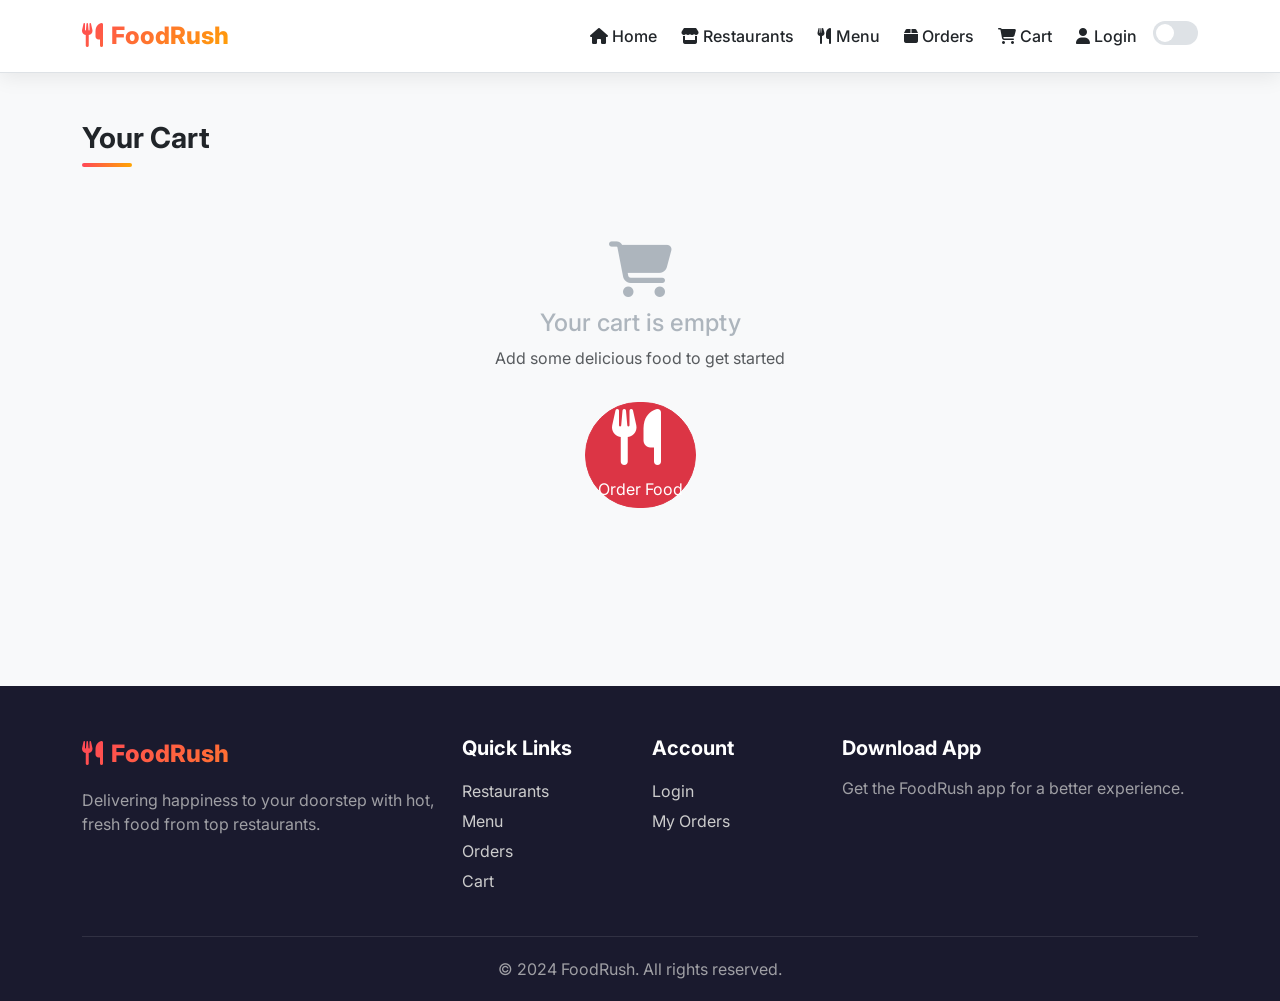
<file: cart.html>
<!DOCTYPE html>
<html lang="en" data-theme="light">
<head><meta charset="UTF-8"/><meta name="viewport" content="width=device-width, initial-scale=1.0"/>
<title>Cart – FoodRush</title>
<link rel="stylesheet" href="https://cdn.jsdelivr.net/npm/bootstrap@5.3.2/dist/css/bootstrap.min.css"/>
<link rel="stylesheet" href="https://cdnjs.cloudflare.com/ajax/libs/font-awesome/6.5.0/css/all.min.css"/>
<link rel="stylesheet" href="css/style.css"/></head>
<body>

<!-- NAVBAR -->
<nav class="navbar navbar-expand-lg">
  <div class="container">
    <a class="navbar-brand" href="index.html"><i class="fas fa-utensils me-2"></i>FoodRush</a>
    <button class="navbar-toggler border-0" type="button" data-bs-toggle="collapse" data-bs-target="#navMenu">
      <span class="navbar-toggler-icon"></span>
    </button>
    <div class="collapse navbar-collapse" id="navMenu">
      <ul class="navbar-nav ms-auto align-items-center gap-2">
        <li class="nav-item"><a class="nav-link" href="index.html"><i class="fas fa-home me-1"></i>Home</a></li>
        <li class="nav-item"><a class="nav-link" href="restaurants.html"><i class="fas fa-store me-1"></i>Restaurants</a></li>
        <li class="nav-item"><a class="nav-link" href="menu.html"><i class="fas fa-utensils me-1"></i>Menu</a></li>
        <li class="nav-item"><a class="nav-link" href="orders.html"><i class="fas fa-box me-1"></i>Orders</a></li>
        <li class="nav-item"><a class="nav-link active" href="cart.html"><i class="fas fa-shopping-cart me-1"></i>Cart <span class="cart-badge" id="cartCount">0</span></a></li>
        <li class="nav-item" id="authNav"><a class="nav-link" href="login.html"><i class="fas fa-user me-1"></i>Login</a></li>
        <li class="nav-item"><button class="theme-toggle" onclick="toggleTheme()"></button></li>
      </ul>
    </div>
  </div>
</nav>

<div class="container py-5">
  <h1 class="section-title mb-4">Your Cart</h1>
  <div class="row g-4" id="mainCart"></div>
</div>

<footer>
  <div class="container">
    <div class="row g-4">
      <div class="col-lg-4">
        <div class="footer-brand mb-3"><i class="fas fa-utensils me-2"></i>FoodRush</div>
        <p class="opacity-75">Delivering happiness to your doorstep with hot, fresh food from top restaurants.</p>
      </div>
      <div class="col-lg-2 col-6"><h5>Quick Links</h5>
        <a href="restaurants.html">Restaurants</a><a href="menu.html">Menu</a><a href="orders.html">Orders</a><a href="cart.html">Cart</a>
      </div>
      <div class="col-lg-2 col-6"><h5>Account</h5><a href="login.html">Login</a><a href="orders.html">My Orders</a></div>
      <div class="col-lg-4"><h5>Download App</h5><p class="opacity-75">Get the FoodRush app for a better experience.</p></div>
    </div>
    <div class="footer-bottom text-center"><p class="mb-0 opacity-75">© 2024 FoodRush. All rights reserved.</p></div>
  </div>
</footer>

<div class="toast-container" id="toastContainer"></div>
<script src="https://cdn.jsdelivr.net/npm/bootstrap@5.3.2/dist/js/bootstrap.bundle.min.js"></script>
<script src="js/theme.js"></script>
<script src="js/data.js"></script>
<script src="js/cart.js"></script>
<script src="js/customization.js"></script>
<script>
document.addEventListener('DOMContentLoaded', () => { updateCartCount(); checkAuth(); renderFullCart(); });

function renderFullCart() {
  const cart = getCart();
  const main = document.getElementById('mainCart');
  if (!cart.length) {
    main.innerHTML = `<div class="col-12"><div class="empty-state"><i class="fas fa-shopping-cart"></i><h4>Your cart is empty</h4><p class="text-muted">Add some delicious food to get started</p><a href="menu.html" class="btn btn-danger rounded-pill mt-3"><i class="fas fa-utensils me-2"></i>Order Food</a></div></div>`;
    return;
  }
  const { subtotal, discount, deliveryFee, total, coupon, deliveryBreakdown } = getCartTotals();
  const est = estimateDeliveryTime(cart);

  main.innerHTML = `
    <div class="col-lg-8">
      ${cart.map(i => {
        const custSummary = typeof getCustomizationSummary === 'function' ? getCustomizationSummary(i) : '';
        return `<div class="d-flex align-items-center gap-3 p-3 mb-3 rounded-xl" style="background:var(--bg-card);border:1px solid var(--border-color);">
        <img src="${i.image}" alt="${i.name}" style="width:80px;height:80px;object-fit:cover;border-radius:10px;"/>
        <div class="flex-grow-1">
          <div class="fw-700">${i.name}</div>
          ${custSummary ? `<div class="customization-summary">${custSummary}</div>` : ''}
          <div class="text-danger fw-700">₹${i.price}</div>
        </div>
        <div style="display:flex;align-items:center;gap:8px;">
          <button class="qty-btn" onclick="updateQty(${i.id},-1${i.customKey ? ",'"+i.customKey+"'" : ''})">-</button>
          <span class="fw-700">${i.qty}</span>
          <button class="qty-btn" onclick="updateQty(${i.id},1${i.customKey ? ",'"+i.customKey+"'" : ''})">+</button>
        </div>
        <div class="fw-700">₹${i.price*i.qty}</div>
        <button class="btn btn-sm text-danger border-0" onclick="removeFromCart(${i.id}${i.customKey ? ",'"+i.customKey+"'" : ''})"><i class="fas fa-trash"></i></button>
      </div>`;
      }).join('')}
      <a href="menu.html" class="btn btn-outline-danger rounded-pill"><i class="fas fa-arrow-left me-2"></i>Continue Ordering</a>
    </div>
    <div class="col-lg-4">
      <div class="cart-panel">
        <h5 class="fw-700 mb-3">Order Summary</h5>
        ${est ? renderDeliveryEstimate(cart) : ''}
        <div class="mb-3"><div class="d-flex gap-2"><input type="text" class="form-control" id="couponInput" placeholder="Coupon (FOOD10, FIRST20)…" value="${coupon}"/><button class="btn btn-outline-danger btn-sm" onclick="applyCoupon()">Apply</button></div>
        <div class="small text-muted mt-1">Try: FOOD10 · FIRST20 · FLAT50</div></div>
        <div class="summary-row"><span>Subtotal</span><span>₹${subtotal}</span></div>
        ${discount?`<div class="summary-row text-success"><span>Discount</span><span>-₹${discount}</span></div>`:''}
        <div class="summary-row"><span>Delivery</span><span>${deliveryFee?'₹'+deliveryFee:'<span class="text-success">FREE</span>'}</span></div>
        ${renderDeliveryFeeBreakdown(deliveryBreakdown)}
        <div class="summary-total"><span>Total</span><span class="text-danger">₹${total}</span></div>
        <a href="checkout.html" class="btn btn-danger w-100 rounded-pill mt-3 fw-700"><i class="fas fa-lock me-2"></i>Proceed to Checkout</a>
      </div>
    </div>`;
}

function applyCoupon() {
  const code = document.getElementById('couponInput').value.trim().toUpperCase();
  if (['FOOD10','FIRST20','FLAT50'].includes(code)) { localStorage.setItem('foodrush_coupon', code); showToast('Coupon applied! 🎉', 'success'); }
  else { showToast('Invalid coupon code', 'danger'); }
  renderFullCart();
}
</script>
</body>
</html>
</file>
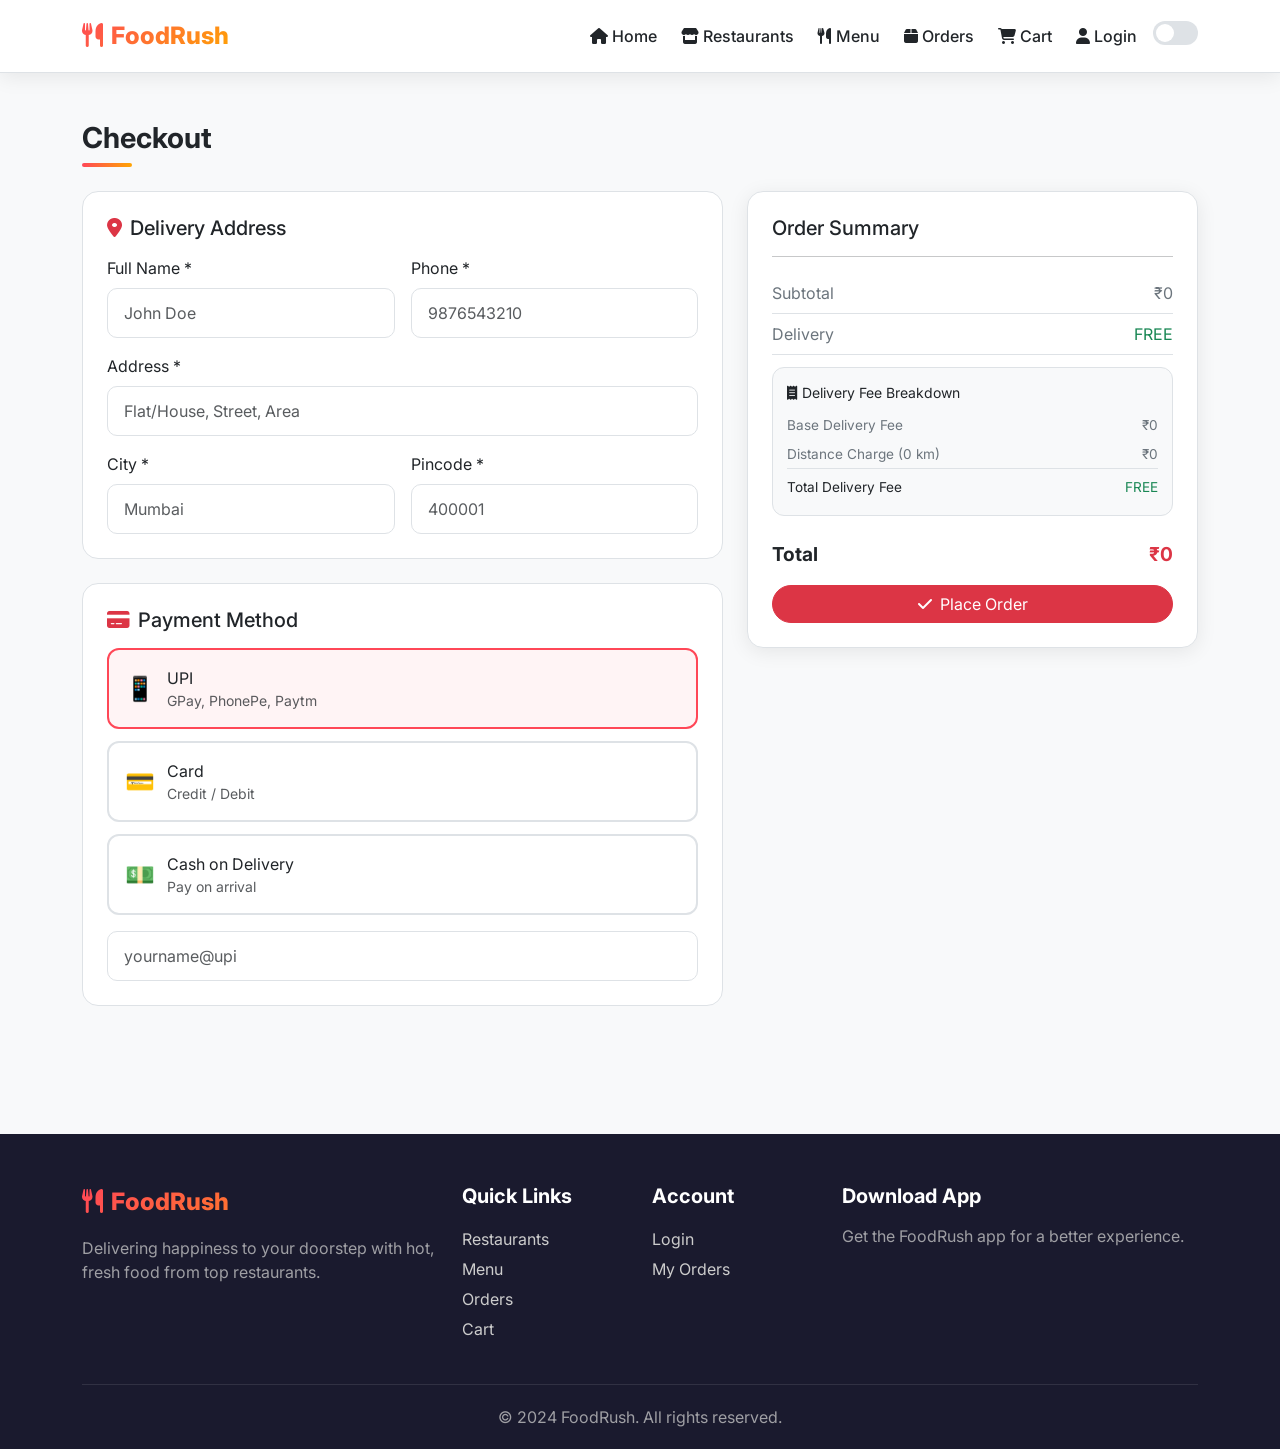
<file: checkout.html>
<!DOCTYPE html>
<html lang="en" data-theme="light">
<head><meta charset="UTF-8"/><meta name="viewport" content="width=device-width, initial-scale=1.0"/>
<title>Checkout – FoodRush</title>
<link rel="stylesheet" href="https://cdn.jsdelivr.net/npm/bootstrap@5.3.2/dist/css/bootstrap.min.css"/>
<link rel="stylesheet" href="https://cdnjs.cloudflare.com/ajax/libs/font-awesome/6.5.0/css/all.min.css"/>
<link rel="stylesheet" href="css/style.css"/></head>
<body>

<!-- NAVBAR -->
<nav class="navbar navbar-expand-lg">
  <div class="container">
    <a class="navbar-brand" href="index.html"><i class="fas fa-utensils me-2"></i>FoodRush</a>
    <button class="navbar-toggler border-0" type="button" data-bs-toggle="collapse" data-bs-target="#navMenu">
      <span class="navbar-toggler-icon"></span>
    </button>
    <div class="collapse navbar-collapse" id="navMenu">
      <ul class="navbar-nav ms-auto align-items-center gap-2">
        <li class="nav-item"><a class="nav-link" href="index.html"><i class="fas fa-home me-1"></i>Home</a></li>
        <li class="nav-item"><a class="nav-link" href="restaurants.html"><i class="fas fa-store me-1"></i>Restaurants</a></li>
        <li class="nav-item"><a class="nav-link" href="menu.html"><i class="fas fa-utensils me-1"></i>Menu</a></li>
        <li class="nav-item"><a class="nav-link" href="orders.html"><i class="fas fa-box me-1"></i>Orders</a></li>
        <li class="nav-item"><a class="nav-link" href="cart.html"><i class="fas fa-shopping-cart me-1"></i>Cart <span class="cart-badge" id="cartCount">0</span></a></li>
        <li class="nav-item" id="authNav"><a class="nav-link" href="login.html"><i class="fas fa-user me-1"></i>Login</a></li>
        <li class="nav-item"><button class="theme-toggle" onclick="toggleTheme()"></button></li>
      </ul>
    </div>
  </div>
</nav>

<div class="container py-5">
  <h1 class="section-title mb-4">Checkout</h1>
  <div class="row g-4">
    <div class="col-lg-7">
      <!-- Delivery Address -->
      <div class="p-4 mb-4 rounded-xl" style="background:var(--bg-card);border:1px solid var(--border-color);">
        <h5 class="fw-700 mb-3"><i class="fas fa-map-marker-alt me-2 text-danger"></i>Delivery Address</h5>
        <div class="row g-3">
          <div class="col-md-6">
            <label class="form-label">Full Name *</label>
            <input type="text" class="form-control" id="name" required placeholder="John Doe"/>
            <div class="invalid-feedback">Please enter your name</div>
          </div>
          <div class="col-md-6">
            <label class="form-label">Phone *</label>
            <input type="tel" class="form-control" id="phone" required placeholder="9876543210" maxlength="10"/>
            <div class="invalid-feedback">Enter valid 10-digit phone number</div>
          </div>
          <div class="col-12">
            <label class="form-label">Address *</label>
            <input type="text" class="form-control" id="addr" required placeholder="Flat/House, Street, Area"/>
            <div class="invalid-feedback">Please enter your address</div>
          </div>
          <div class="col-md-6">
            <label class="form-label">City *</label>
            <input type="text" class="form-control" id="city" required placeholder="Mumbai"/>
            <div class="invalid-feedback">Please enter your city</div>
          </div>
          <div class="col-md-6">
            <label class="form-label">Pincode *</label>
            <input type="text" class="form-control" id="pin" required placeholder="400001" maxlength="6"/>
            <div class="invalid-feedback">Enter valid 6-digit pincode</div>
          </div>
        </div>
      </div>
      <!-- Payment Method -->
      <div class="p-4 rounded-xl" style="background:var(--bg-card);border:1px solid var(--border-color);">
        <h5 class="fw-700 mb-3"><i class="fas fa-credit-card me-2 text-danger"></i>Payment Method</h5>
        <div class="payment-method active" id="pm-upi" onclick="selPay('upi')">
          <div style="font-size:1.5rem;">📱</div><div><div class="fw-600">UPI</div><div class="small text-muted">GPay, PhonePe, Paytm</div></div>
        </div>
        <div class="payment-method" id="pm-card" onclick="selPay('card')">
          <div style="font-size:1.5rem;">💳</div><div><div class="fw-600">Card</div><div class="small text-muted">Credit / Debit</div></div>
        </div>
        <div class="payment-method" id="pm-cod" onclick="selPay('cod')">
          <div style="font-size:1.5rem;">💵</div><div><div class="fw-600">Cash on Delivery</div><div class="small text-muted">Pay on arrival</div></div>
        </div>
        <div id="upiPanel" class="mt-3"><input type="text" class="form-control" id="upiId" placeholder="yourname@upi"/></div>
        <div id="cardPanel" class="mt-3 d-none">
          <div class="row g-2">
            <div class="col-12"><input type="text" class="form-control" placeholder="Card Number" maxlength="19"/></div>
            <div class="col-6"><input type="text" class="form-control" placeholder="MM/YY" maxlength="5"/></div>
            <div class="col-6"><input type="password" class="form-control" placeholder="CVV" maxlength="4"/></div>
          </div>
          <div class="alert alert-warning small mt-2">Demo only – do not enter real card details.</div>
        </div>
        <div id="codPanel" class="mt-3 d-none"><div class="alert alert-info small">Pay with cash when your food arrives. 💵</div></div>
      </div>
    </div>
    <div class="col-lg-5">
      <div class="cart-panel">
        <h5 class="fw-700 mb-3">Order Summary</h5>
        <div id="chkEstimate"></div>
        <div id="chkSummary"></div>
        <div id="errMsg" class="d-none"></div>
        <button class="btn btn-danger w-100 rounded-pill mt-3 fw-700" onclick="placeOrder()">
          <span id="spinner" class="spinner-border spinner-border-sm me-2 d-none"></span>
          <i class="fas fa-check me-2"></i>Place Order
        </button>
      </div>
    </div>
  </div>
</div>

<footer>
  <div class="container">
    <div class="row g-4">
      <div class="col-lg-4">
        <div class="footer-brand mb-3"><i class="fas fa-utensils me-2"></i>FoodRush</div>
        <p class="opacity-75">Delivering happiness to your doorstep with hot, fresh food from top restaurants.</p>
      </div>
      <div class="col-lg-2 col-6"><h5>Quick Links</h5>
        <a href="restaurants.html">Restaurants</a><a href="menu.html">Menu</a><a href="orders.html">Orders</a><a href="cart.html">Cart</a>
      </div>
      <div class="col-lg-2 col-6"><h5>Account</h5><a href="login.html">Login</a><a href="orders.html">My Orders</a></div>
      <div class="col-lg-4"><h5>Download App</h5><p class="opacity-75">Get the FoodRush app for a better experience.</p></div>
    </div>
    <div class="footer-bottom text-center"><p class="mb-0 opacity-75">© 2024 FoodRush. All rights reserved.</p></div>
  </div>
</footer>

<div class="toast-container" id="toastContainer"></div>
<script src="https://cdn.jsdelivr.net/npm/bootstrap@5.3.2/dist/js/bootstrap.bundle.min.js"></script>
<script src="js/theme.js"></script>
<script src="js/data.js"></script>
<script src="js/cart.js"></script>
<script src="js/customization.js"></script>
<script src="js/orders.js"></script>
<script>
  let selPayment = 'upi';
  document.addEventListener('DOMContentLoaded', () => {
    updateCartCount();
    checkAuth();
    renderChkSummary();
    loadSavedAddress();

    // Real-time validation
    ['name','phone','addr','city','pin'].forEach(id => {
      document.getElementById(id).addEventListener('input', function() {
        validateField(this);
      });
    });
  });

  function loadSavedAddress() {
    const saved = JSON.parse(localStorage.getItem('foodrush_address') || 'null');
    if (saved) {
      if (saved.name) document.getElementById('name').value = saved.name;
      if (saved.phone) document.getElementById('phone').value = saved.phone;
      if (saved.addr) document.getElementById('addr').value = saved.addr;
      if (saved.city) document.getElementById('city').value = saved.city;
      if (saved.pin) document.getElementById('pin').value = saved.pin;
    }
  }

  function validateField(el) {
    const id = el.id;
    let valid = !!el.value.trim();
    if (id === 'phone') valid = /^\d{10}$/.test(el.value.trim());
    if (id === 'pin') valid = /^\d{6}$/.test(el.value.trim());
    el.classList.toggle('is-invalid', !valid);
    el.classList.toggle('is-valid', valid);
    return valid;
  }

  function selPay(t) {
    selPayment = t;
    ['upi','card','cod'].forEach(x => { document.getElementById(`pm-${x}`).classList.toggle('active', x===t); document.getElementById(`${x}Panel`).classList.toggle('d-none', x!==t); });
  }

  function renderChkSummary() {
    const cart = getCart();
    const { subtotal, discount, deliveryFee, total, deliveryBreakdown } = getCartTotals();
    const est = estimateDeliveryTime(cart);

    document.getElementById('chkEstimate').innerHTML = est ? renderDeliveryEstimate(cart) : '';

    document.getElementById('chkSummary').innerHTML = `
      ${cart.map(i => {
        const custSummary = typeof getCustomizationSummary === 'function' ? getCustomizationSummary(i) : '';
        return `<div class="d-flex justify-content-between small mb-1"><span>${i.name} ×${i.qty}${custSummary ? ' <span class="text-muted">('+custSummary+')</span>' : ''}</span><span>₹${i.price*i.qty}</span></div>`;
      }).join('')}
      <hr/>
      <div class="summary-row"><span>Subtotal</span><span>₹${subtotal}</span></div>
      ${discount?`<div class="summary-row text-success"><span>Discount</span><span>-₹${discount}</span></div>`:''}
      <div class="summary-row"><span>Delivery</span><span>${deliveryFee?'₹'+deliveryFee:'<span class="text-success">FREE</span>'}</span></div>
      ${renderDeliveryFeeBreakdown(deliveryBreakdown)}
      <div class="summary-total"><span>Total</span><span class="text-danger">₹${total}</span></div>`;
  }

  function placeOrder() {
    const required = ['name','phone','addr','city','pin'];
    let valid = true;
    required.forEach(id => {
      const el = document.getElementById(id);
      if (!validateField(el)) valid = false;
    });
    if (!valid) { showToast('Please fill all required fields correctly.','danger'); return; }

    const cart = getCart();
    if (!cart.length) { showToast('Your cart is empty!', 'danger'); return; }

    const sp = document.getElementById('spinner');
    sp.classList.remove('d-none');

    // Save address
    const address = {
      name: document.getElementById('name').value.trim(),
      phone: document.getElementById('phone').value.trim(),
      addr: document.getElementById('addr').value.trim(),
      city: document.getElementById('city').value.trim(),
      pin: document.getElementById('pin').value.trim()
    };
    localStorage.setItem('foodrush_address', JSON.stringify(address));

    setTimeout(() => {
      sp.classList.add('d-none');

      // Create order using orders module
      const totals = getCartTotals();
      const order = createOrder(cart, totals, address, selPayment);

      // Clear cart
      localStorage.removeItem('foodrush_cart');
      localStorage.removeItem('foodrush_coupon');

      // Store for confirmation page
      sessionStorage.setItem('foodrush_order', JSON.stringify({ ref: order.id, name: address.name }));

      // Redirect to tracking
      window.location.href = 'order-tracking.html?oid=' + order.id;
    }, 2000);
  }
</script>
</body>
</html>
</file>
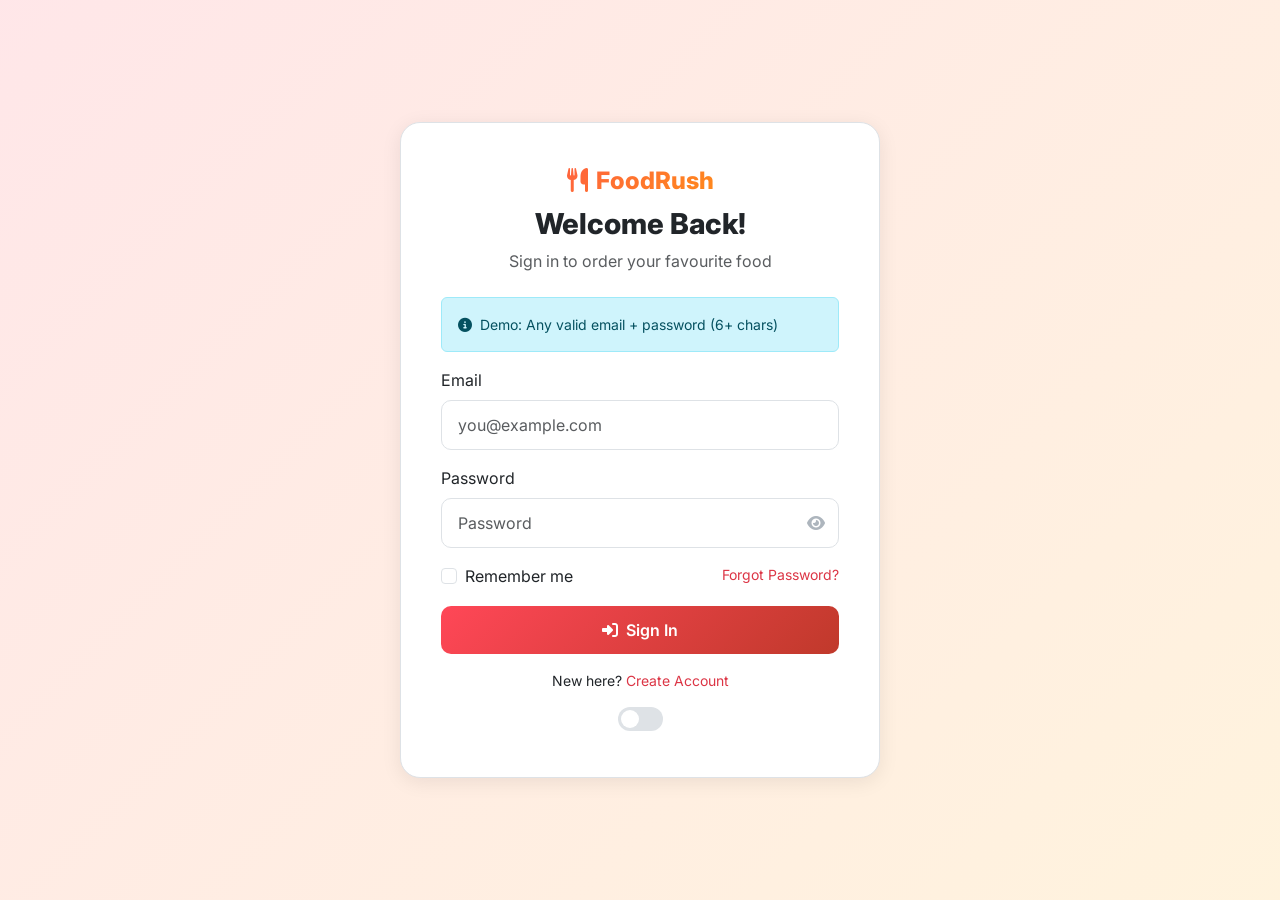
<file: login.html>
<!DOCTYPE html>
<html lang="en" data-theme="light">
<head>
  <meta charset="UTF-8"/>
  <meta name="viewport" content="width=device-width, initial-scale=1.0"/>
  <title>Login – FoodRush</title>
  <link rel="stylesheet" href="https://cdn.jsdelivr.net/npm/bootstrap@5.3.2/dist/css/bootstrap.min.css"/>
  <link rel="stylesheet" href="https://cdnjs.cloudflare.com/ajax/libs/font-awesome/6.5.0/css/all.min.css"/>
  <link rel="stylesheet" href="css/style.css"/>
</head>
<body class="auth-page">
<div class="container">
  <div class="auth-card fade-in">
    <div class="text-center mb-4">
      <a href="index.html" class="navbar-brand mb-2 d-block"><i class="fas fa-utensils me-2"></i>FoodRush</a>
      <h1 class="auth-title">Welcome Back!</h1>
      <p class="text-muted">Sign in to order your favourite food</p>
    </div>
    <div class="alert alert-info small"><i class="fas fa-info-circle me-2"></i>Demo: Any valid email + password (6+ chars)</div>
    <form id="loginForm" novalidate>
      <div class="mb-3"><label class="form-label">Email</label>
        <input type="email" class="form-control" id="email" required placeholder="you@example.com"/>
        <div class="invalid-feedback">Enter valid email.</div></div>
      <div class="mb-3"><label class="form-label">Password</label>
        <div class="password-field">
          <input type="password" class="form-control" id="password" required minlength="6" placeholder="Password"/>
          <button type="button" class="password-toggle" onclick="togglePw()"><i class="fas fa-eye"></i></button>
        </div><div class="invalid-feedback">Min 6 characters.</div></div>
      <div class="d-flex justify-content-between mb-3">
        <div class="form-check"><input class="form-check-input" type="checkbox" id="remember"/><label class="form-check-label" for="remember">Remember me</label></div>
        <a href="#" class="text-danger small text-decoration-none">Forgot Password?</a>
      </div>
      <div id="err" class="alert alert-danger d-none small"></div>
      <button type="submit" class="btn-primary-custom"><i class="fas fa-sign-in-alt me-2"></i>Sign In</button>
    </form>
    <p class="text-center small mt-3">New here? <a href="register.html" class="text-danger fw-600 text-decoration-none">Create Account</a></p>
    <div class="text-center mt-3"><button class="theme-toggle" onclick="toggleTheme()"></button></div>
  </div>
</div>
<div class="toast-container" id="toastContainer"></div>
<script src="https://cdn.jsdelivr.net/npm/bootstrap@5.3.2/dist/js/bootstrap.bundle.min.js"></script>
<script src="js/theme.js"></script>
<script src="js/cart.js"></script>
<script src="js/data.js"></script>
<script>
  function togglePw() {
    const i = document.getElementById('password');
    i.type = i.type === 'text' ? 'password' : 'text';
  }
  document.getElementById('loginForm').addEventListener('submit', function(e) {
    e.preventDefault(); this.classList.add('was-validated');
    if (!this.checkValidity()) return;
    const email = document.getElementById('email').value;
    const pw = document.getElementById('password').value;
    setTimeout(() => {
      const name = email.split('@')[0].replace(/\b\w/g, c => c.toUpperCase());
      sessionStorage.setItem('foodrush_user', JSON.stringify({ name, email }));
      showToast('Welcome back! 🎉', 'success');
      setTimeout(() => window.location.href = 'index.html', 1000);
    }, 1000);
  });
</script>
</body>
</html>
</file>
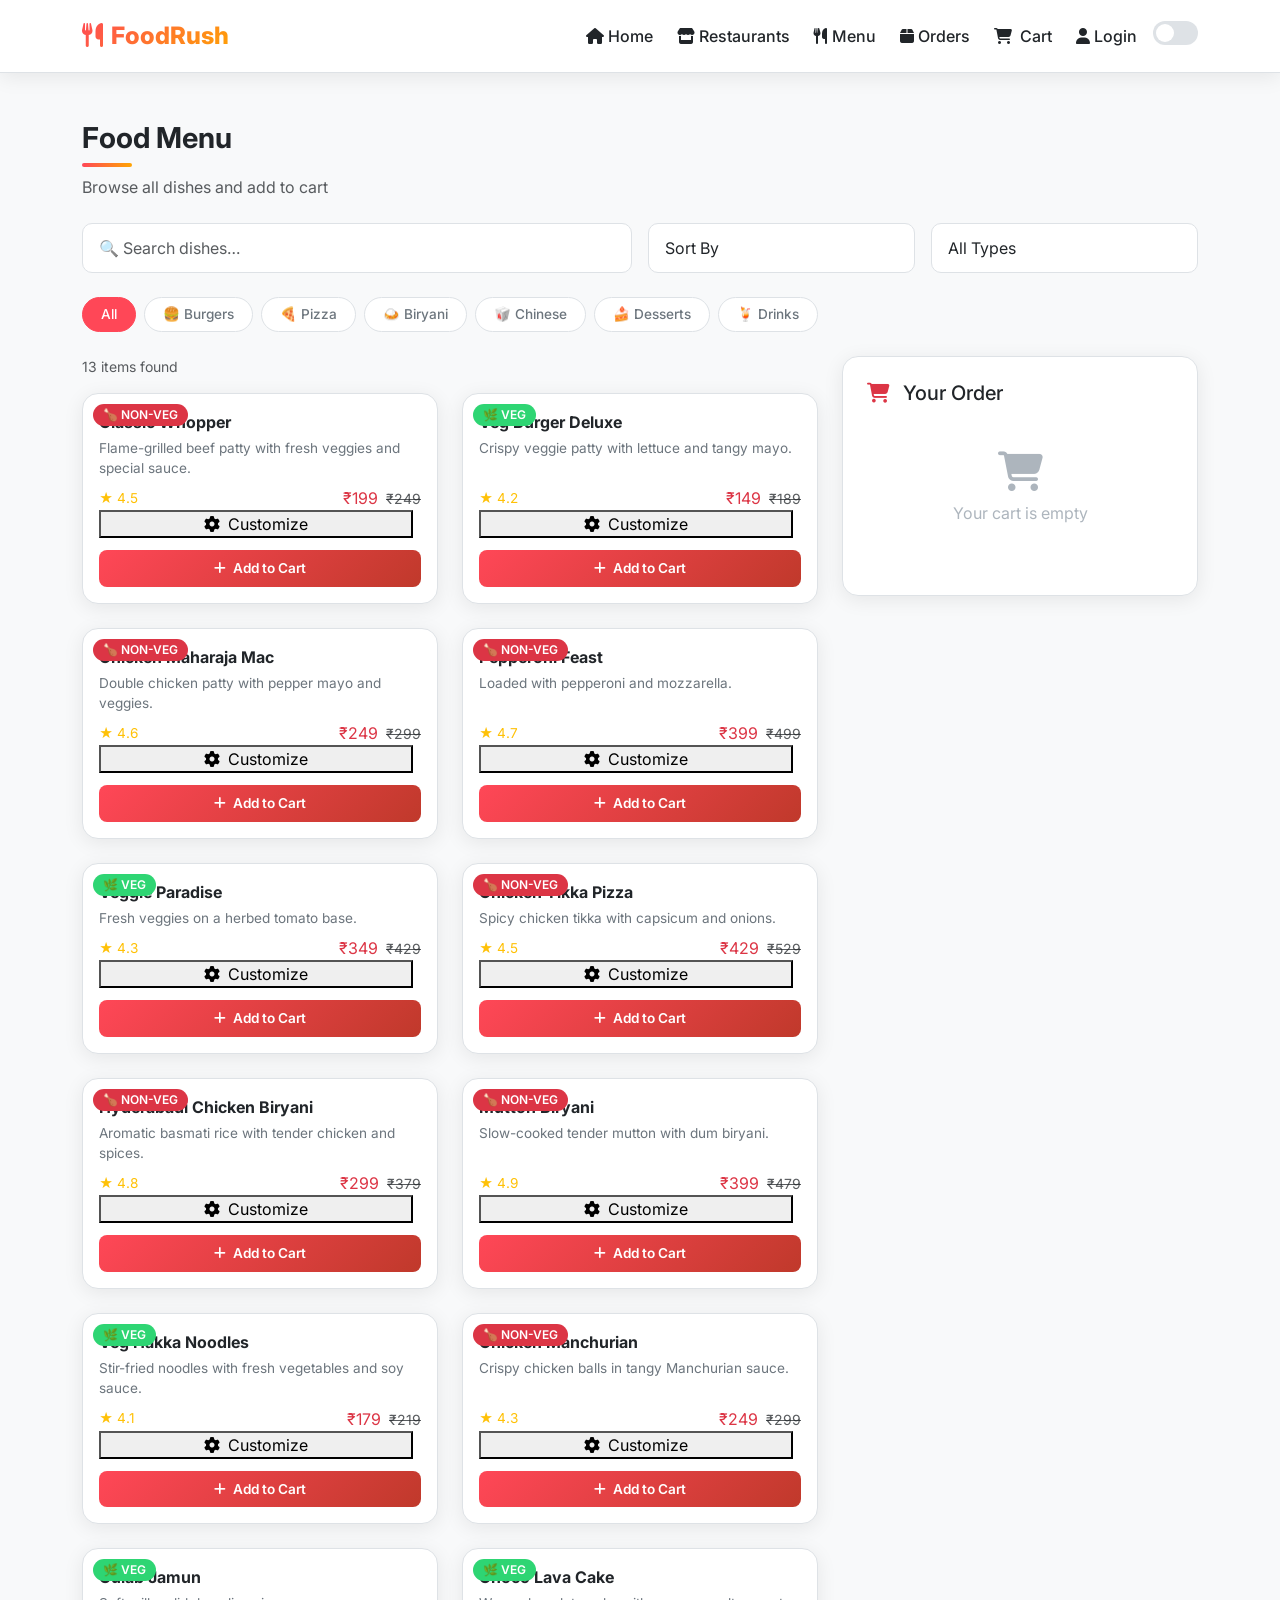
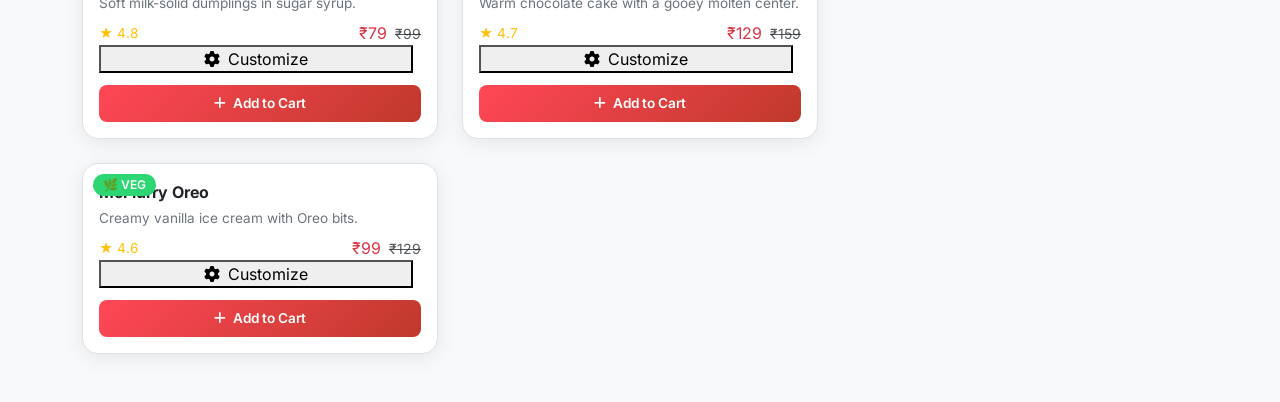
<file: menu.html>
<!DOCTYPE html>
<html lang="en" data-theme="light">

<head>
  <meta charset="UTF-8" />
  <meta name="viewport" content="width=device-width, initial-scale=1.0" />
  <title>Food Menu – FoodRush</title>

  <link rel="stylesheet" href="https://cdn.jsdelivr.net/npm/bootstrap@5.3.2/dist/css/bootstrap.min.css" />
  <link rel="stylesheet" href="https://cdnjs.cloudflare.com/ajax/libs/font-awesome/6.5.0/css/all.min.css" />
  <link rel="stylesheet" href="css/style.css" />
</head>

<body>

  <!-- NAVBAR -->
  <nav class="navbar navbar-expand-lg">
    <div class="container">

      <a class="navbar-brand" href="index.html">
        <i class="fas fa-utensils me-2"></i>FoodRush
      </a>

      <button class="navbar-toggler border-0" type="button" data-bs-toggle="collapse" data-bs-target="#navMenu">

        <span class="navbar-toggler-icon"></span>
      </button>

      <div class="collapse navbar-collapse" id="navMenu">
        <ul class="navbar-nav ms-auto align-items-center gap-2">

          <li class="nav-item">
            <a class="nav-link" href="index.html">
              <i class="fas fa-home me-1"></i>Home
            </a>
          </li>

          <li class="nav-item">
            <a class="nav-link" href="restaurants.html">
              <i class="fas fa-store me-1"></i>Restaurants
            </a>
          </li>

          <li class="nav-item">
            <a class="nav-link active" href="menu.html">
              <i class="fas fa-utensils me-1"></i>Menu
            </a>
          </li>

          <li class="nav-item">
            <a class="nav-link" href="orders.html">
              <i class="fas fa-box me-1"></i>Orders
            </a>
          </li>

          <li class="nav-item">
            <a class="nav-link" href="cart.html">
              <i class="fas fa-shopping-cart me-1"></i>
              Cart <span class="cart-badge" id="cartCount">0</span>
            </a>
          </li>

          <li class="nav-item" id="authNav">
            <a class="nav-link" href="login.html">
              <i class="fas fa-user me-1"></i>Login
            </a>
          </li>

          <li class="nav-item">
            <button class="theme-toggle" onclick="toggleTheme()"></button>
          </li>

        </ul>
      </div>
    </div>
  </nav>


  <!-- FOOD MENU SECTION -->
  <div class="container py-5">

    <h1 class="section-title mb-2">Food Menu</h1>
    <p class="text-muted mb-4">
      Browse all dishes and add to cart
    </p>

    <!-- Search & Sort -->
    <div class="row g-3 mb-4">

      <div class="col-md-6">
        <input type="text" class="form-control" id="foodSearch" placeholder="🔍 Search dishes…"
          oninput="renderMenu()" />
      </div>

      <div class="col-md-3">
        <select class="form-select" id="sortFood" onchange="renderMenu()">

          <option value="">Sort By</option>
          <option value="price-low">Price: Low to High</option>
          <option value="price-high">Price: High to Low</option>
          <option value="rating">Highest Rated</option>

        </select>
      </div>

      <div class="col-md-3">
        <select class="form-select" id="typeFilter" onchange="renderMenu()">

          <option value="">All Types</option>
          <option value="veg">Veg Only</option>
          <option value="nonveg">Non-Veg Only</option>

        </select>
      </div>

    </div>


    <!-- CATEGORY TABS -->
    <div class="filter-tabs mb-4" id="catTabs">

      <button class="filter-tab active" data-cat="" onclick="setCat(this,'')">
        All
      </button>

      <button class="filter-tab" data-cat="burger" onclick="setCat(this,'burger')">
        🍔 Burgers
      </button>

      <button class="filter-tab" data-cat="pizza" onclick="setCat(this,'pizza')">
        🍕 Pizza
      </button>

      <button class="filter-tab" data-cat="biryani" onclick="setCat(this,'biryani')">
        🍛 Biryani
      </button>

      <button class="filter-tab" data-cat="chinese" onclick="setCat(this,'chinese')">
        🥡 Chinese
      </button>

      <button class="filter-tab" data-cat="dessert" onclick="setCat(this,'dessert')">
        🍰 Desserts
      </button>

      <button class="filter-tab" data-cat="drinks" onclick="setCat(this,'drinks')">
        🍹 Drinks
      </button>

    </div>


    <!-- MENU AND CART -->
    <div class="row g-4">

      <!-- FOOD GRID -->
      <div class="col-lg-8">

        <div class="d-flex justify-content-between mb-3">
          <span class="text-muted small" id="resultCount">
            0 items
          </span>
        </div>

        <div class="row g-4" id="foodGrid"></div>

      </div>


      <!-- CART PANEL -->
      <div class="col-lg-4">

        <div class="cart-panel" id="cartPanel">

          <h5 class="fw-700 mb-3">
            <i class="fas fa-shopping-cart me-2 text-danger"></i>
            Your Order
          </h5>

          <div id="cartItems"></div>
          <div id="cartSummary"></div>

        </div>
      </div>

    </div>
  </div>


  <!-- TOAST -->
  <div class="toast-container" id="toastContainer"></div>


  <!-- SCRIPTS -->
  <script src="https://cdn.jsdelivr.net/npm/bootstrap@5.3.2/dist/js/bootstrap.bundle.min.js"></script>

  <script src="js/theme.js"></script>
  <script src="js/data.js"></script>
  <script src="js/cart.js"></script>
  <script src="js/customization.js"></script>


  <script>

    // ── INITIAL SETTINGS ──

    let currentCat = '';

    const params = new URLSearchParams(window.location.search);

    if (params.get('cat')) {
      currentCat = params.get('cat');

      document.querySelector(
        `[data-cat="${currentCat}"]`
      )?.classList.add('active');

      document.querySelector(
        '[data-cat=""]'
      )?.classList.remove('active');
    }


    // ── PAGE INITIALIZATION ──

    document.addEventListener('DOMContentLoaded', () => {

      updateCartCount();
      checkAuth();

      renderMenu();
      renderCartPanel();

    });


    // ── CATEGORY FILTER ──

    function setCat(btn, cat) {

      currentCat = cat;

      document.querySelectorAll('.filter-tab').forEach(b => {
        b.classList.remove('active');
      });

      btn.classList.add('active');

      renderMenu();
    }


    // ── RENDER FOOD MENU ──

    function renderMenu() {

      let items = [...FOOD_ITEMS];

      const search = document.getElementById('foodSearch').value.toLowerCase();
      const sort = document.getElementById('sortFood').value;
      const type = document.getElementById('typeFilter').value;
      const rid = params.get('rid');


      // Restaurant filter
      if (rid) {
        items = items.filter(i => i.rid === parseInt(rid));
      }

      // Category filter
      if (currentCat) {
        items = items.filter(i => i.category === currentCat);
      }

      // Search filter
      if (search) {
        items = items.filter(i =>
          i.name.toLowerCase().includes(search)
        );
      }

      // Veg / Non-veg filter
      if (type) {
        items = items.filter(i => i.type === type);
      }

      // Sorting
      if (sort === 'price-low') {
        items.sort((a, b) => a.price - b.price);
      }
      else if (sort === 'price-high') {
        items.sort((a, b) => b.price - a.price);
      }
      else if (sort === 'rating') {
        items.sort((a, b) => b.rating - a.rating);
      }


      // Result count
      document.getElementById('resultCount').textContent =
        `${items.length} item${items.length !== 1 ? 's' : ''} found`;


      const grid = document.getElementById('foodGrid');


      // No items found
      if (!items.length) {

        grid.innerHTML = `
        <div class="col-12">
          <div class="empty-state">
            <i class="fas fa-search"></i>
            <h4>No items found</h4>
          </div>
        </div>
      `;

        return;
      }


      // Render food cards
      grid.innerHTML = items.map(i => `

      <div class="col-md-6">

        <div class="food-card">

          <div style="position:relative;">

            <!-- UPDATED: REMOVE ONLY BROKEN FOOD IMAGES -->
            <img
              src="${i.image || ''}"
              alt="${i.name}"
              onerror="this.remove()"
            />

            <span style="
              position:absolute;
              top:10px;
              left:10px;
              background:${i.type === 'veg' ? 'var(--success)' : '#dc3545'};
              color:#fff;
              padding:2px 10px;
              border-radius:50px;
              font-size:.75rem;
              font-weight:600;
            ">
              ${i.type === 'veg' ? '🌿 VEG' : '🍗 NON-VEG'}
            </span>

          </div>


          <div class="body">

            <div class="food-title">
              ${i.name}
            </div>

            <div class="food-desc">
              ${i.desc}
            </div>


            <div class="d-flex align-items-center justify-content-between mt-2">

              <div class="rating">
                ★ ${i.rating}
              </div>

              <div>

                <span class="fw-700 text-danger">
                  ₹${i.price}
                </span>

                ${i.originalPrice
          ? `<del class="small text-muted ms-1">₹${i.originalPrice}</del>`
          : ''
        }

              </div>

            </div>


            <!-- CUSTOMIZE BUTTON -->
            <button
              class="btn-customize me-2"
              onclick="openCustomizationModal(${i.id})">

              <i class="fas fa-cog me-1"></i>
              Customize

            </button>


            <!-- ADD TO CART BUTTON -->
            <button
              class="btn-add-food"
              onclick="addToCart(${i.id})">

              <i class="fas fa-plus me-1"></i>
              Add to Cart

            </button>

          </div>
        </div>
      </div>

    `).join('');

    }


    // ── RENDER CART PANEL ──

    function renderCartPanel() {

      const cart = getCart();

      const {
        subtotal,
        discount,
        deliveryFee,
        total,
        deliveryBreakdown
      } = getCartTotals();


      const items = document.getElementById('cartItems');
      const summary = document.getElementById('cartSummary');


      // Empty cart
      if (!cart.length) {

        items.innerHTML = `
        <div class="empty-state" style="padding:30px 0;">

          <i
            class="fas fa-shopping-cart"
            style="font-size:2.5rem;display:block;margin-bottom:10px;">
          </i>

          <p>Your cart is empty</p>

        </div>
      `;

        summary.innerHTML = '';

        return;
      }


      // Cart items
      items.innerHTML = cart.map(i => {

        const custSummary =
          typeof getCustomizationSummary === 'function'
            ? getCustomizationSummary(i)
            : '';


        return `

        <div class="cart-item">

          <!-- UPDATED: REMOVE ONLY BROKEN CART IMAGES -->
          <img
            src="${i.image || ''}"
            alt="${i.name}"
            style="width:50px;height:50px;object-fit:cover;border-radius:8px;"
            onerror="this.remove()"
          />


          <div class="flex-grow-1">

            <div class="small fw-600">
              ${i.name}
            </div>

            ${custSummary
            ? `<div class="customization-summary">${custSummary}</div>`
            : ''
          }

            <div class="small text-danger fw-700">
              ₹${(i.price * i.qty).toLocaleString()}
            </div>

          </div>


          <div class="qty-ctrl">

            <button
              class="qty-btn"
              onclick="updateQty(${i.id},-1${i.customKey ? ",'" + i.customKey + "'" : ''})">
              -
            </button>

            <span style="min-width:20px;text-align:center;font-size:.9rem;">
              ${i.qty}
            </span>

            <button
              class="qty-btn"
              onclick="updateQty(${i.id},1${i.customKey ? ",'" + i.customKey + "'" : ''})">
              +
            </button>

          </div>


          <button
            class="btn btn-sm text-danger border-0"
            onclick="removeFromCart(${i.id}${i.customKey ? ",'" + i.customKey + "'" : ''})">

            <i class="fas fa-trash-alt"></i>

          </button>

        </div>

      `;

      }).join('');


      // Delivery estimate
      const est = estimateDeliveryTime(cart);


      // Cart summary
      summary.innerHTML = `

      <hr class="my-2"/>

      ${est
          ? `
            <div class="delivery-estimate-badge mb-2"
              style="font-size:.8rem;padding:6px 12px;">

              <i class="fas fa-clock"></i>
              ${est.min}-${est.max} min

            </div>
          `
          : ''
        }


      <div class="summary-row small">
        <span>Subtotal</span>
        <span>₹${subtotal}</span>
      </div>


      ${discount > 0
          ? `
            <div class="summary-row small text-success">
              <span>Discount</span>
              <span>-₹${discount}</span>
            </div>
          `
          : ''
        }


      <div class="summary-row small">
        <span>Delivery</span>

        <span>
          ${deliveryFee
          ? '₹' + deliveryFee
          : '<span class="text-success">FREE</span>'
        }
        </span>
      </div>


      <div class="summary-total mt-1">
        <span>Total</span>
        <span class="text-danger">₹${total}</span>
      </div>


      <a
        href="cart.html"
        class="btn btn-danger w-100 rounded-pill mt-3 fw-600">

        <i class="fas fa-shopping-cart me-2"></i>
        View Full Cart

      </a>

    `;

    }

  </script>

</body>

</html>
</file>
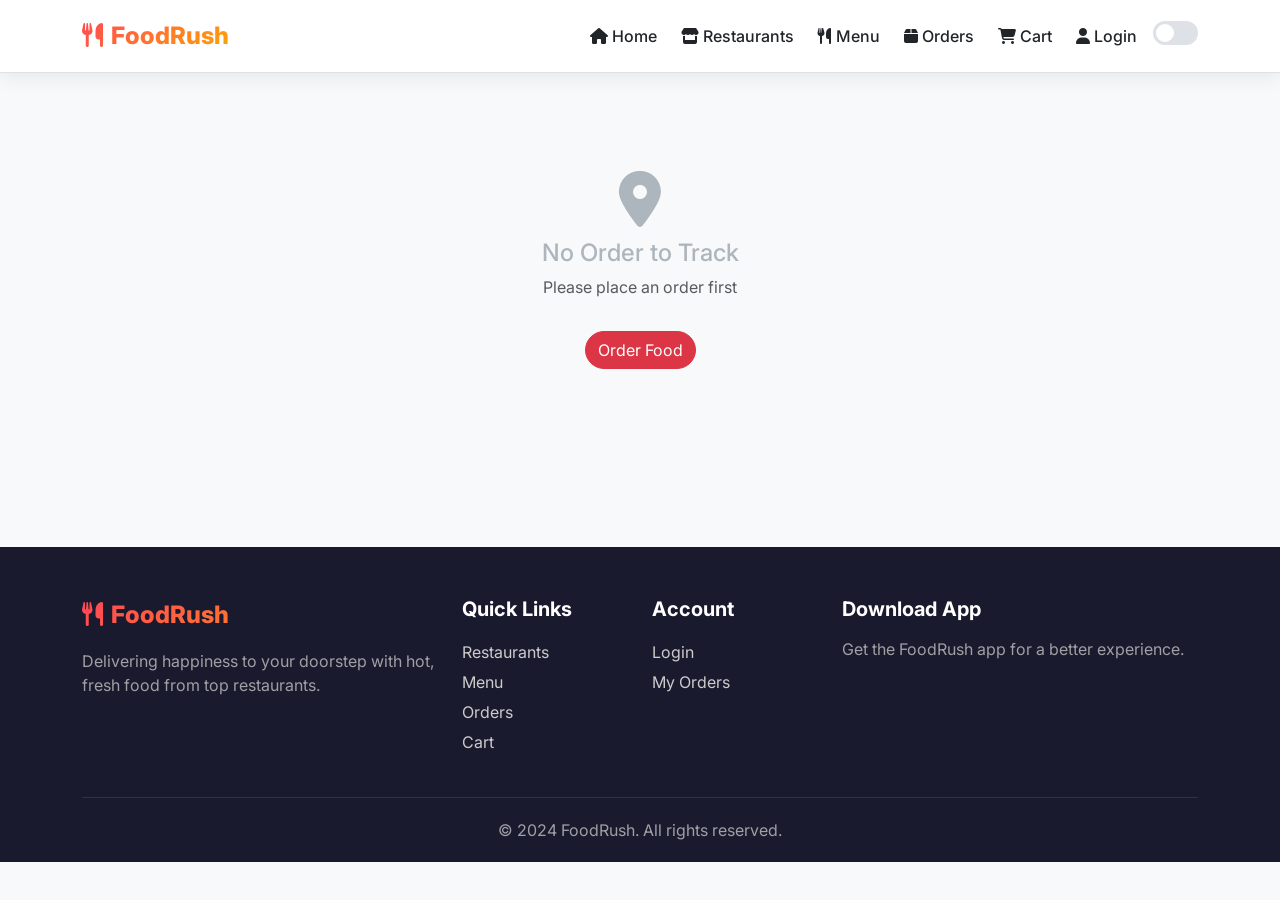
<file: order-tracking.html>
<!DOCTYPE html>
<html lang="en" data-theme="light">
<head>
  <meta charset="UTF-8"/>
  <meta name="viewport" content="width=device-width, initial-scale=1.0"/>
  <title>Order Tracking – FoodRush</title>
  <link rel="stylesheet" href="https://cdn.jsdelivr.net/npm/bootstrap@5.3.2/dist/css/bootstrap.min.css"/>
  <link rel="stylesheet" href="https://cdnjs.cloudflare.com/ajax/libs/font-awesome/6.5.0/css/all.min.css"/>
  <link rel="stylesheet" href="css/style.css"/>
</head>
<body>

<!-- NAVBAR -->
<nav class="navbar navbar-expand-lg">
  <div class="container">
    <a class="navbar-brand" href="index.html"><i class="fas fa-utensils me-2"></i>FoodRush</a>
    <button class="navbar-toggler border-0" type="button" data-bs-toggle="collapse" data-bs-target="#navMenu">
      <span class="navbar-toggler-icon"></span>
    </button>
    <div class="collapse navbar-collapse" id="navMenu">
      <ul class="navbar-nav ms-auto align-items-center gap-2">
        <li class="nav-item"><a class="nav-link" href="index.html"><i class="fas fa-home me-1"></i>Home</a></li>
        <li class="nav-item"><a class="nav-link" href="restaurants.html"><i class="fas fa-store me-1"></i>Restaurants</a></li>
        <li class="nav-item"><a class="nav-link" href="menu.html"><i class="fas fa-utensils me-1"></i>Menu</a></li>
        <li class="nav-item"><a class="nav-link" href="orders.html"><i class="fas fa-box me-1"></i>Orders</a></li>
        <li class="nav-item"><a class="nav-link" href="cart.html"><i class="fas fa-shopping-cart me-1"></i>Cart <span class="cart-badge" id="cartCount">0</span></a></li>
        <li class="nav-item" id="authNav"><a class="nav-link" href="login.html"><i class="fas fa-user me-1"></i>Login</a></li>
        <li class="nav-item"><button class="theme-toggle" onclick="toggleTheme()"></button></li>
      </ul>
    </div>
  </div>
</nav>

<div class="container py-5">
  <div class="tracking-container fade-in">
    <div class="text-center mb-4">
      <h1 class="section-title d-inline-block">Live Order Tracking</h1>
      <div class="text-muted mt-2">Order <span class="fw-700 text-danger" id="trackOrderId">#---</span></div>
    </div>

    <!-- Current Status -->
    <div class="text-center mb-4 p-3 rounded-xl" style="background:var(--bg-card);border:1px solid var(--border-color);">
      <div class="text-muted small mb-1">Current Status</div>
      <div class="fs-5" id="trackingStatus"><span class="fw-600">Loading…</span></div>
    </div>

    <!-- Delivery Rider Animation -->
    <div class="p-4 rounded-xl mb-4" style="background:var(--bg-card);border:1px solid var(--border-color);">
      <div class="d-flex justify-content-between text-muted small mb-2">
        <span>🏪 Restaurant</span>
        <span>🏠 Your Location</span>
      </div>
      <div class="delivery-progress-bar">
        <div class="fill" id="deliveryProgressFill" style="width:0%"></div>
      </div>
      <div class="delivery-rider" id="deliveryRider" style="margin-left:0%;">🏍️</div>
    </div>

    <!-- Tracking Steps -->
    <div class="tracking-steps" id="trackingSteps">
      <!-- Steps rendered by JS -->
    </div>

    <!-- Order Details -->
    <div class="mt-4 p-4 rounded-xl" style="background:var(--bg-card);border:1px solid var(--border-color);" id="orderDetails">
    </div>

    <div class="text-center mt-4">
      <a href="orders.html" class="btn btn-outline-danger rounded-pill px-4 me-2"><i class="fas fa-list me-2"></i>My Orders</a>
      <a href="index.html" class="btn btn-danger rounded-pill px-4"><i class="fas fa-home me-2"></i>Home</a>
    </div>
  </div>
</div>

<footer>
  <div class="container">
    <div class="row g-4">
      <div class="col-lg-4">
        <div class="footer-brand mb-3"><i class="fas fa-utensils me-2"></i>FoodRush</div>
        <p class="opacity-75">Delivering happiness to your doorstep with hot, fresh food from top restaurants.</p>
      </div>
      <div class="col-lg-2 col-6"><h5>Quick Links</h5>
        <a href="restaurants.html">Restaurants</a><a href="menu.html">Menu</a><a href="orders.html">Orders</a><a href="cart.html">Cart</a>
      </div>
      <div class="col-lg-2 col-6"><h5>Account</h5><a href="login.html">Login</a><a href="orders.html">My Orders</a></div>
      <div class="col-lg-4"><h5>Download App</h5><p class="opacity-75">Get the FoodRush app for a better experience.</p></div>
    </div>
    <div class="footer-bottom text-center"><p class="mb-0 opacity-75">© 2024 FoodRush. All rights reserved.</p></div>
  </div>
</footer>

<div class="toast-container" id="toastContainer"></div>
<script src="https://cdn.jsdelivr.net/npm/bootstrap@5.3.2/dist/js/bootstrap.bundle.min.js"></script>
<script src="js/theme.js"></script>
<script src="js/data.js"></script>
<script src="js/cart.js"></script>
<script src="js/orders.js"></script>
<script src="js/tracking.js"></script>
<script>
  document.addEventListener('DOMContentLoaded', () => {
    updateCartCount();
    checkAuth();

    const params = new URLSearchParams(window.location.search);
    const orderId = params.get('oid');
    if (!orderId) {
      document.querySelector('.tracking-container').innerHTML = `
        <div class="empty-state">
          <i class="fas fa-map-marker-alt"></i>
          <h4>No Order to Track</h4>
          <p class="text-muted">Please place an order first</p>
          <a href="menu.html" class="btn btn-danger rounded-pill mt-3">Order Food</a>
        </div>`;
      return;
    }

    document.getElementById('trackOrderId').textContent = '#' + orderId;

    // Show order details
    const orders = getOrders();
    const order = orders.find(o => o.id === orderId);
    if (order) {
      const detailsEl = document.getElementById('orderDetails');
      detailsEl.innerHTML = `
        <h6 class="fw-700 mb-3"><i class="fas fa-receipt me-2 text-danger"></i>Order Details</h6>
        ${order.items.map(i => `
          <div class="d-flex justify-content-between align-items-center mb-2">
            <div class="d-flex align-items-center gap-2">
              <img src="${i.image}" alt="${i.name}" style="width:40px;height:40px;object-fit:cover;border-radius:8px;"/>
              <span class="small">${i.name} ×${i.qty}</span>
            </div>
            <span class="small fw-700">₹${i.price * i.qty}</span>
          </div>`).join('')}
        <hr/>
        <div class="d-flex justify-content-between fw-700">
          <span>Total</span>
          <span class="text-danger">₹${order.total}</span>
        </div>
        ${order.address ? `<div class="mt-3 small text-muted"><i class="fas fa-map-marker-alt me-1"></i>${order.address.addr}, ${order.address.city} - ${order.address.pin}</div>` : ''}`;
    }

    // Start tracking
    initTracking(orderId);
  });
</script>
</body>
</html>
</file>
<file: css/style.css>
@import url('https://fonts.googleapis.com/css2?family=Inter:wght@300;400;500;600;700;800&display=swap');

:root {
  --primary: #ff4757;
  --primary-dark: #c0392b;
  --secondary: #ffa502;
  --success: #2ed573;
  --bg-primary: #f8f9fa;
  --bg-secondary: #ffffff;
  --bg-card: #ffffff;
  --text-primary: #212529;
  --text-secondary: #6c757d;
  --text-muted: #adb5bd;
  --border-color: #dee2e6;
  --shadow: 0 4px 20px rgba(0, 0, 0, 0.08);
  --nav-bg: #ffffff;
  --footer-bg: #1a1a2e;
  --input-bg: #ffffff;
  --card-hover: rgba(255, 71, 87, 0.05);
}

[data-theme="dark"] {
  --bg-primary: #0f0f1a;
  --bg-secondary: #1a1a2e;
  --bg-card: #16213e;
  --text-primary: #e9ecef;
  --text-secondary: #adb5bd;
  --text-muted: #6c757d;
  --border-color: #2d3748;
  --shadow: 0 4px 20px rgba(0, 0, 0, 0.3);
  --nav-bg: #16213e;
  --footer-bg: #0a0a15;
  --input-bg: #1e2a45;
  --card-hover: rgba(255, 71, 87, 0.1);
}

* {
  margin: 0;
  padding: 0;
  box-sizing: border-box;
}

body {
  font-family: 'Inter', sans-serif;
  background: var(--bg-primary);
  color: var(--text-primary);
  transition: background .3s, color .3s;
}

::-webkit-scrollbar {
  width: 6px;
}

::-webkit-scrollbar-thumb {
  background: var(--primary);
  border-radius: 3px;
}

/* NAVBAR */
.navbar {
  background: var(--nav-bg) !important;
  border-bottom: 1px solid var(--border-color);
  box-shadow: var(--shadow);
  padding: .8rem 0;
  position: sticky;
  top: 0;
  z-index: 1030;
  transition: background .3s;
}

.navbar-brand {
  font-size: 1.5rem;
  font-weight: 800;
  background: linear-gradient(135deg, var(--primary), var(--secondary));
  -webkit-background-clip: text;
  -webkit-text-fill-color: transparent;
  background-clip: text;
}

.navbar .nav-link {
  color: var(--text-primary) !important;
  font-weight: 500;
  transition: color .2s;
}

.navbar .nav-link:hover {
  color: var(--primary) !important;
}

.cart-badge {
  background: var(--primary);
  color: #fff;
  font-size: .65rem;
  padding: 2px 6px;
  border-radius: 50px;
}

/* THEME TOGGLE */
.theme-toggle {
  width: 45px;
  height: 24px;
  background: var(--border-color);
  border-radius: 50px;
  position: relative;
  cursor: pointer;
  border: none;
  transition: background .3s;
}

.theme-toggle::after {
  content: '';
  width: 18px;
  height: 18px;
  background: #fff;
  border-radius: 50%;
  position: absolute;
  top: 3px;
  left: 3px;
  transition: left .3s;
}

[data-theme="dark"] .theme-toggle {
  background: var(--primary);
}

[data-theme="dark"] .theme-toggle::after {
  left: 24px;
}

/* HERO WITH FOOD BACKGROUND IMAGE */
/* FULL HEIGHT HERO WITH FOOD BACKGROUND */
.hero {
  background:
    linear-gradient(90deg,
      rgba(0, 0, 0, 0.75),
      rgba(0, 0, 0, 0.35)),
    url("https://images.unsplash.com/photo-1504674900247-0877df9cc836?w=2000&auto=format&fit=crop&q=90");

  width: 100%;
  min-height: 650px;
  background-size: cover;
  background-position: center;
  background-repeat: no-repeat;

  display: flex;
  align-items: center;

  padding: 100px 0;
  color: #fff;
  position: relative;
  overflow: hidden;
}

.hero h1 {
  font-size: 3.5rem;
  font-weight: 800;
  color: #fff;
}

.hero p {
  color: #fff;
  font-size: 1.1rem;
}

.hero-badge {
  background: rgba(255, 255, 255, .2);
  padding: 6px 16px;
  border-radius: 50px;
  display: inline-block;
  font-size: .85rem;
  margin-bottom: 1rem;
  backdrop-filter: blur(5px);
}

/* MOBILE RESPONSIVE */
@media (max-width: 768px) {
  .hero {
    min-height: 600px;
    padding: 70px 0;
    background-position: center;
  }

  .hero h1 {
    font-size: 2.3rem;
  }
}

/* SECTION TITLE */
.section-title {
  font-size: 1.8rem;
  font-weight: 700;
  position: relative;
  padding-bottom: 12px;
  color: var(--text-primary);
}

.section-title::after {
  content: '';
  position: absolute;
  bottom: 0;
  left: 0;
  width: 50px;
  height: 4px;
  background: linear-gradient(90deg, var(--primary), var(--secondary));
  border-radius: 2px;
}

/* CATEGORY BOXES */
.category-box {
  background: var(--bg-card);
  border: 1px solid var(--border-color);
  cursor: pointer;
  transition: all .3s;
}

.category-box:hover {
  border-color: var(--primary);
  transform: translateY(-4px);
}

/* RESTAURANT CARD */
.rest-card {
  background: var(--bg-card);
  border: 1px solid var(--border-color);
  border-radius: 16px;
  overflow: hidden;
  transition: all .3s;
  box-shadow: var(--shadow);
  cursor: pointer;
}

.rest-card:hover {
  transform: translateY(-6px);
  box-shadow: 0 8px 30px rgba(255, 71, 87, .2);
  border-color: var(--primary);
}

.rest-card img {
  width: 100%;
  height: 200px;
  object-fit: cover;
  transition: transform .4s;
}

.rest-card:hover img {
  transform: scale(1.05);
}

.rest-card .card-body {
  padding: 16px;
}

.rest-badge {
  background: var(--success);
  color: #fff;
  padding: 2px 8px;
  border-radius: 50px;
  font-size: .75rem;
  display: inline-block;
}

.rest-badge.closed {
  background: var(--text-muted);
}

.rating {
  color: #ffc107;
  font-size: .85rem;
}

.cuisine-tag {
  background: var(--bg-primary);
  border: 1px solid var(--border-color);
  border-radius: 50px;
  padding: 4px 12px;
  font-size: .78rem;
  display: inline-block;
  margin: 2px;
  color: var(--text-secondary);
}

/* FOOD ITEM CARD */
.food-card {
  background: var(--bg-card);
  border: 1px solid var(--border-color);
  border-radius: 16px;
  overflow: hidden;
  transition: all .3s;
  box-shadow: var(--shadow);
  display: flex;
  gap: 0;
  flex-direction: column;
  height: 100%;
}

.food-card:hover {
  transform: translateY(-4px);
  box-shadow: 0 8px 24px rgba(255, 71, 87, .15);
}

.food-card img {
  width: 100%;
  height: 180px;
  object-fit: cover;
}

.food-card .body {
  padding: 16px;
  flex: 1;
  display: flex;
  flex-direction: column;
}

.food-title {
  font-weight: 700;
  color: var(--text-primary);
  margin-bottom: 4px;
}

.food-desc {
  font-size: .85rem;
  color: var(--text-secondary);
  flex: 1;
}

.veg-icon {
  width: 18px;
  height: 18px;
  border: 2px solid var(--success);
  border-radius: 3px;
  display: inline-flex;
  align-items: center;
  justify-content: center;
  margin-right: 4px;
}

.veg-icon::before {
  content: '●';
  color: var(--success);
  font-size: .6rem;
}

.nonveg-icon {
  width: 18px;
  height: 18px;
  border: 2px solid #dc3545;
  border-radius: 3px;
  display: inline-flex;
  align-items: center;
  justify-content: center;
  margin-right: 4px;
}

.nonveg-icon::before {
  content: '●';
  color: #dc3545;
  font-size: .6rem;
}

.btn-add-food {
  background: linear-gradient(135deg, var(--primary), var(--primary-dark));
  color: #fff;
  border: none;
  border-radius: 8px;
  padding: 8px 16px;
  font-size: .85rem;
  font-weight: 600;
  width: 100%;
  margin-top: 12px;
  transition: all .2s;
  cursor: pointer;
}

.btn-add-food:hover {
  opacity: .9;
  transform: translateY(-1px);
}

/* CART DRAWER */
.cart-panel {
  background: var(--bg-card);
  border: 1px solid var(--border-color);
  border-radius: 16px;
  padding: 24px;
  box-shadow: var(--shadow);
  position: sticky;
  top: 80px;
}

.cart-item {
  display: flex;
  align-items: center;
  gap: 10px;
  padding: 10px 0;
  border-bottom: 1px solid var(--border-color);
}

.cart-item:last-child {
  border-bottom: none;
}

.qty-ctrl {
  display: flex;
  align-items: center;
  gap: 6px;
}

.qty-btn {
  width: 28px;
  height: 28px;
  background: var(--bg-primary);
  border: 1px solid var(--border-color);
  border-radius: 6px;
  display: flex;
  align-items: center;
  justify-content: center;
  cursor: pointer;
  font-size: .9rem;
  color: var(--text-primary);
  transition: all .2s;
}

.qty-btn:hover {
  background: var(--primary);
  color: #fff;
  border-color: var(--primary);
}

/* AUTH */
.auth-page {
  min-height: 100vh;
  display: flex;
  align-items: center;
  background: linear-gradient(135deg, #ff475722, #ffa50222);
}

.auth-card {
  background: var(--bg-card);
  border: 1px solid var(--border-color);
  border-radius: 20px;
  padding: 40px;
  width: 100%;
  max-width: 480px;
  margin: auto;
  box-shadow: var(--shadow);
}

.auth-title {
  font-size: 1.8rem;
  font-weight: 800;
  color: var(--text-primary);
}

.form-control,
.form-select {
  background: var(--input-bg) !important;
  border-color: var(--border-color) !important;
  color: var(--text-primary) !important;
  border-radius: 10px;
  padding: 12px 16px;
}

.form-control:focus,
.form-select:focus {
  border-color: var(--primary) !important;
  box-shadow: 0 0 0 3px rgba(255, 71, 87, .1) !important;
}

.btn-primary-custom {
  background: linear-gradient(135deg, var(--primary), var(--primary-dark));
  color: #fff;
  border: none;
  border-radius: 10px;
  padding: 12px;
  font-weight: 600;
  width: 100%;
  transition: all .2s;
  font-size: 1rem;
  cursor: pointer;
}

.btn-primary-custom:hover {
  transform: translateY(-2px);
  box-shadow: 0 6px 20px rgba(255, 71, 87, .4);
}

.password-field {
  position: relative;
}

.password-toggle {
  position: absolute;
  right: 14px;
  top: 50%;
  transform: translateY(-50%);
  cursor: pointer;
  color: var(--text-muted);
  background: none;
  border: none;
}

/* FILTER TABS */
.filter-tabs {
  display: flex;
  gap: 8px;
  flex-wrap: wrap;
  margin-bottom: 20px;
}

.filter-tab {
  background: var(--bg-card);
  border: 1px solid var(--border-color);
  border-radius: 50px;
  padding: 6px 18px;
  cursor: pointer;
  font-size: .85rem;
  font-weight: 500;
  transition: all .2s;
  color: var(--text-secondary);
}

.filter-tab:hover,
.filter-tab.active {
  background: var(--primary);
  color: #fff;
  border-color: var(--primary);
}

/* PAYMENT */
.payment-method {
  border: 2px solid var(--border-color);
  border-radius: 12px;
  padding: 16px;
  cursor: pointer;
  transition: all .2s;
  display: flex;
  align-items: center;
  gap: 12px;
  background: var(--bg-card);
  margin-bottom: 12px;
}

.payment-method.active {
  border-color: var(--primary);
  background: rgba(255, 71, 87, .06);
}

/* HOW IT WORKS */
.how-card {
  background: var(--bg-card);
  border: 1px solid var(--border-color);
  box-shadow: var(--shadow);
}

.how-icon {
  width: 60px;
  height: 60px;
  background: linear-gradient(135deg, #ff4757, #ffa502);
  border-radius: 50%;
  display: flex;
  align-items: center;
  justify-content: center;
  margin: 0 auto 16px;
  font-size: 1.5rem;
}

/* FOOTER */
footer {
  background: var(--footer-bg);
  color: #ccc;
  padding: 50px 0 20px;
  margin-top: 80px;
}

footer h5 {
  color: #fff;
  margin-bottom: 16px;
  font-weight: 700;
}

footer a {
  color: #ccc;
  text-decoration: none;
  display: block;
  padding: 3px 0;
  transition: color .2s;
}

footer a:hover {
  color: var(--primary);
}

.footer-brand {
  font-size: 1.5rem;
  font-weight: 800;
  background: linear-gradient(135deg, var(--primary), var(--secondary));
  -webkit-background-clip: text;
  -webkit-text-fill-color: transparent;
  background-clip: text;
}

.footer-bottom {
  border-top: 1px solid rgba(255, 255, 255, .1);
  padding-top: 20px;
  margin-top: 40px;
}

/* TOAST */
.toast-container {
  position: fixed;
  top: 80px;
  right: 20px;
  z-index: 9999;
}

.fade-in {
  animation: fadeIn .5s ease;
}

@keyframes fadeIn {
  from {
    opacity: 0;
    transform: translateY(20px);
  }

  to {
    opacity: 1;
    transform: translateY(0);
  }
}

/* EMPTY STATE */
.empty-state {
  text-align: center;
  padding: 50px 20px;
  color: var(--text-muted);
}

.empty-state i {
  font-size: 3.5rem;
  display: block;
  margin-bottom: 12px;
}

.summary-row {
  display: flex;
  justify-content: space-between;
  padding: 8px 0;
  color: var(--text-secondary);
  border-bottom: 1px solid var(--border-color);
}

.summary-total {
  font-size: 1.2rem;
  font-weight: 700;
  color: var(--text-primary);
  padding-top: 12px;
  display: flex;
  justify-content: space-between;
}

/* SKELETON LOADING */
.skeleton {
  background: linear-gradient(90deg, var(--border-color) 25%, var(--bg-secondary) 50%, var(--border-color) 75%);
  background-size: 200% 100%;
  animation: shimmer 1.5s infinite;
  border-radius: 8px;
}

@keyframes shimmer {
  0% {
    background-position: 200% 0;
  }

  100% {
    background-position: -200% 0;
  }
}

.skeleton-card {
  height: 280px;
  border-radius: 16px;
}

.skeleton-text {
  height: 16px;
  margin-bottom: 8px;
  width: 80%;
}

.skeleton-text-sm {
  height: 12px;
  margin-bottom: 6px;
  width: 60%;
}

/* CUSTOMIZATION MODAL */
.custom-modal .modal-content {
  background: var(--bg-card);
  border: 1px solid var(--border-color);
  border-radius: 20px;
}

.custom-modal .modal-header {
  border-bottom: 1px solid var(--border-color);
}

.custom-modal .modal-footer {
  border-top: 1px solid var(--border-color);
}

.size-option,
.spice-option {
  display: inline-block;
  padding: 8px 20px;
  border: 2px solid var(--border-color);
  border-radius: 50px;
  cursor: pointer;
  transition: all .2s;
  margin: 4px;
  font-size: .9rem;
  background: var(--bg-primary);
  color: var(--text-primary);
}

.size-option.active,
.spice-option.active {
  border-color: var(--primary);
  background: rgba(255, 71, 87, .1);
  color: var(--primary);
  font-weight: 600;
}

.topping-check {
  display: flex;
  align-items: center;
  gap: 10px;
  padding: 10px 16px;
  border: 1px solid var(--border-color);
  border-radius: 12px;
  margin-bottom: 8px;
  cursor: pointer;
  transition: all .2s;
  background: var(--bg-primary);
}

.topping-check:hover {
  border-color: var(--primary);
}

.topping-check.checked {
  border-color: var(--primary);
  background: rgba(255, 71, 87, .06);
}

.custom-price-display {
  font-size: 1.5rem;
  font-weight: 800;
  color: var(--primary);
}

.customization-summary {
  font-size: .8rem;
  color: var(--text-secondary);
  margin-top: 4px;
}

/* RESTAURANT DETAIL & REVIEWS */
.rest-detail-hero {
  background: linear-gradient(135deg, rgba(255, 71, 87, .9), rgba(255, 165, 2, .8));
  padding: 60px 0;
  color: #fff;
  position: relative;
  overflow: hidden;
}

.rest-detail-hero::before {
  content: '';
  position: absolute;
  top: -50%;
  right: -20%;
  width: 600px;
  height: 600px;
  background: rgba(255, 255, 255, .05);
  border-radius: 50%;
}

.review-card {
  background: var(--bg-card);
  border: 1px solid var(--border-color);
  border-radius: 16px;
  padding: 20px;
  margin-bottom: 16px;
  transition: all .3s;
}

.review-card:hover {
  box-shadow: 0 4px 16px rgba(255, 71, 87, .1);
}

.star-rating-input {
  display: flex;
  gap: 4px;
}

.star-rating-input i {
  font-size: 1.8rem;
  cursor: pointer;
  color: var(--border-color);
  transition: color .2s;
}

.star-rating-input i.active,
.star-rating-input i:hover {
  color: #ffc107;
}

.rating-bar {
  display: flex;
  align-items: center;
  gap: 10px;
  margin-bottom: 6px;
}

.rating-bar-fill {
  height: 8px;
  background: var(--bg-primary);
  border-radius: 4px;
  flex: 1;
  overflow: hidden;
}

.rating-bar-fill div {
  height: 100%;
  background: #ffc107;
  border-radius: 4px;
  transition: width .6s ease;
}

.vote-btn {
  background: none;
  border: 1px solid var(--border-color);
  border-radius: 50px;
  padding: 4px 14px;
  font-size: .8rem;
  cursor: pointer;
  color: var(--text-secondary);
  transition: all .2s;
}

.vote-btn:hover {
  border-color: var(--primary);
  color: var(--primary);
}

.vote-btn.voted {
  border-color: var(--primary);
  color: var(--primary);
  background: rgba(255, 71, 87, .06);
}

/* RESTAURANT LIST FILTERS */
.rest-filter-bar {
  display: flex;
  gap: 12px;
  flex-wrap: wrap;
  align-items: center;
  margin-bottom: 24px;
}

.rest-filter-bar select,
.rest-filter-bar input {
  max-width: 220px;
}

/* ORDER TRACKING */
.tracking-container {
  max-width: 700px;
  margin: 0 auto;
}

.tracking-steps {
  position: relative;
  padding: 20px 0;
}

.tracking-step {
  display: flex;
  align-items: flex-start;
  gap: 20px;
  padding: 20px 0;
  position: relative;
}

.tracking-step::before {
  content: '';
  position: absolute;
  left: 24px;
  top: 50px;
  width: 3px;
  height: calc(100% - 50px);
  background: var(--border-color);
  z-index: 0;
}

.tracking-step:last-child::before {
  display: none;
}

.tracking-step .step-icon {
  width: 50px;
  height: 50px;
  border-radius: 50%;
  display: flex;
  align-items: center;
  justify-content: center;
  font-size: 1.4rem;
  border: 3px solid var(--border-color);
  background: var(--bg-card);
  z-index: 1;
  transition: all .5s;
  flex-shrink: 0;
}

.tracking-step.completed .step-icon {
  border-color: var(--success);
  background: var(--success);
  color: #fff;
  animation: stepPop .4s ease;
}

.tracking-step.active .step-icon {
  border-color: var(--primary);
  background: var(--primary);
  color: #fff;
  animation: stepPulse 1.5s infinite;
}

.tracking-step.completed::before {
  background: var(--success);
}

.step-info h6 {
  font-weight: 700;
  margin-bottom: 2px;
  color: var(--text-primary);
}

.step-info p {
  font-size: .85rem;
  color: var(--text-muted);
  margin: 0;
}

.step-time {
  font-size: .75rem;
  color: var(--text-muted);
}

@keyframes stepPop {
  0% {
    transform: scale(.5);
  }

  50% {
    transform: scale(1.2);
  }

  100% {
    transform: scale(1);
  }
}

@keyframes stepPulse {

  0%,
  100% {
    box-shadow: 0 0 0 0 rgba(255, 71, 87, .4);
  }

  50% {
    box-shadow: 0 0 0 12px rgba(255, 71, 87, 0);
  }
}

.delivery-progress-bar {
  height: 6px;
  background: var(--border-color);
  border-radius: 3px;
  margin: 20px 0;
  overflow: hidden;
}

.delivery-progress-bar .fill {
  height: 100%;
  background: linear-gradient(90deg, var(--primary), var(--secondary));
  border-radius: 3px;
  transition: width 1s ease;
}

.delivery-rider {
  font-size: 2.5rem;
  transition: margin-left 1s ease;
  display: block;
  text-align: left;
}

.confetti-container {
  position: fixed;
  top: 0;
  left: 0;
  width: 100%;
  height: 100%;
  pointer-events: none;
  z-index: 9999;
  overflow: hidden;
}

.confetti-piece {
  position: absolute;
  width: 10px;
  height: 10px;
  top: -10px;
  border-radius: 2px;
  animation: confettiFall 3s ease-in forwards;
}

@keyframes confettiFall {
  0% {
    transform: translateY(0) rotate(0deg);
    opacity: 1;
  }

  100% {
    transform: translateY(100vh) rotate(720deg);
    opacity: 0;
  }
}

/* DELIVERY ESTIMATION */
.delivery-estimate-badge {
  display: inline-flex;
  align-items: center;
  gap: 8px;
  background: rgba(255, 71, 87, .08);
  border: 1px solid rgba(255, 71, 87, .2);
  border-radius: 50px;
  padding: 8px 18px;
  font-size: .9rem;
  font-weight: 600;
  color: var(--primary);
}

.delivery-estimate-badge i {
  font-size: 1.1rem;
}

.delivery-breakdown {
  background: var(--bg-primary);
  border: 1px solid var(--border-color);
  border-radius: 12px;
  padding: 16px;
  margin-top: 12px;
}

.delivery-breakdown .row-item {
  display: flex;
  justify-content: space-between;
  padding: 4px 0;
  font-size: .85rem;
  color: var(--text-secondary);
}

/* ORDERS PAGE */
.order-card {
  background: var(--bg-card);
  border: 1px solid var(--border-color);
  border-radius: 16px;
  padding: 20px;
  margin-bottom: 16px;
  transition: all .3s;
}

.order-card:hover {
  box-shadow: 0 4px 16px rgba(255, 71, 87, .1);
}

.order-status {
  display: inline-block;
  padding: 4px 14px;
  border-radius: 50px;
  font-size: .8rem;
  font-weight: 600;
}

.order-status.delivered {
  background: rgba(46, 213, 115, .15);
  color: #2ed573;
}

.order-status.cancelled {
  background: rgba(255, 71, 87, .15);
  color: var(--primary);
}

.order-status.in-progress {
  background: rgba(255, 165, 2, .15);
  color: var(--secondary);
}

.order-items-preview {
  display: flex;
  gap: 8px;
  flex-wrap: wrap;
  margin: 12px 0;
}

.order-item-thumb {
  width: 50px;
  height: 50px;
  border-radius: 10px;
  object-fit: cover;
  border: 2px solid var(--border-color);
}

.reorder-btn {
  background: linear-gradient(135deg, var(--primary), var(--primary-dark));
  color: #fff;
  border: none;
  border-radius: 50px;
  padding: 8px 24px;
  font-weight: 600;
  font-size: .85rem;
  cursor: pointer;
  transition: all .2s;
}

.reorder-btn:hover {
  transform: translateY(-2px);
  box-shadow: 0 4px 12px rgba(255, 71, 87, .3);
}

.order-rating {
  display: flex;
  gap: 4px;
}

.order-rating i {
  color: var(--border-color);
  cursor: pointer;
  transition: color .2s;
}

.order-rating i.rated {
  color: #ffc107;
}

/* DELIVERY FEE BREAKDOWN */
.fee-breakdown {
  background: var(--bg-primary);
  border: 1px solid var(--border-color);
  border-radius: 12px;
  padding: 14px;
  margin: 12px 0;
}

.fee-row {
  display: flex;
  justify-content: space-between;
  padding: 4px 0;
  font-size: .85rem;
  color: var(--text-secondary);
}

.fee-row.surge {
  color: var(--primary);
  font-weight: 600;
}

.fee-row.free {
  color: var(--success);
  font-weight: 600;
}

.small-order-badge {
  background: rgba(255, 165, 2, .12);
  color: var(--secondary);
  font-size: .75rem;
  padding: 3px 10px;
  border-radius: 50px;
  font-weight: 600;
}

/* ROUNDED XL HELPER */
.rounded-xl {
  border-radius: 16px;
}

/* PULSE & BOUNCE ANIMATIONS */
@keyframes pulse {

  0%,
  100% {
    transform: scale(1);
  }

  50% {
    transform: scale(1.05);
  }
}

@keyframes bounceIn {
  0% {
    transform: scale(.3);
    opacity: 0;
  }

  50% {
    transform: scale(1.1);
  }

  100% {
    transform: scale(1);
    opacity: 1;
  }
}

/* RESPONSIVE */
@media(max-width:768px) {
  .hero h1 {
    font-size: 2rem;
  }

  .cart-panel {
    position: static;
  }
}

@media(max-width:576px) {
  .tracking-step {
    gap: 12px;
  }

  .tracking-step .step-icon {
    width: 40px;
    height: 40px;
    font-size: 1.1rem;
  }

  .order-card {
    padding: 14px;
  }

  .rest-detail-hero {
    padding: 40px 0;
  }
}
</file>
